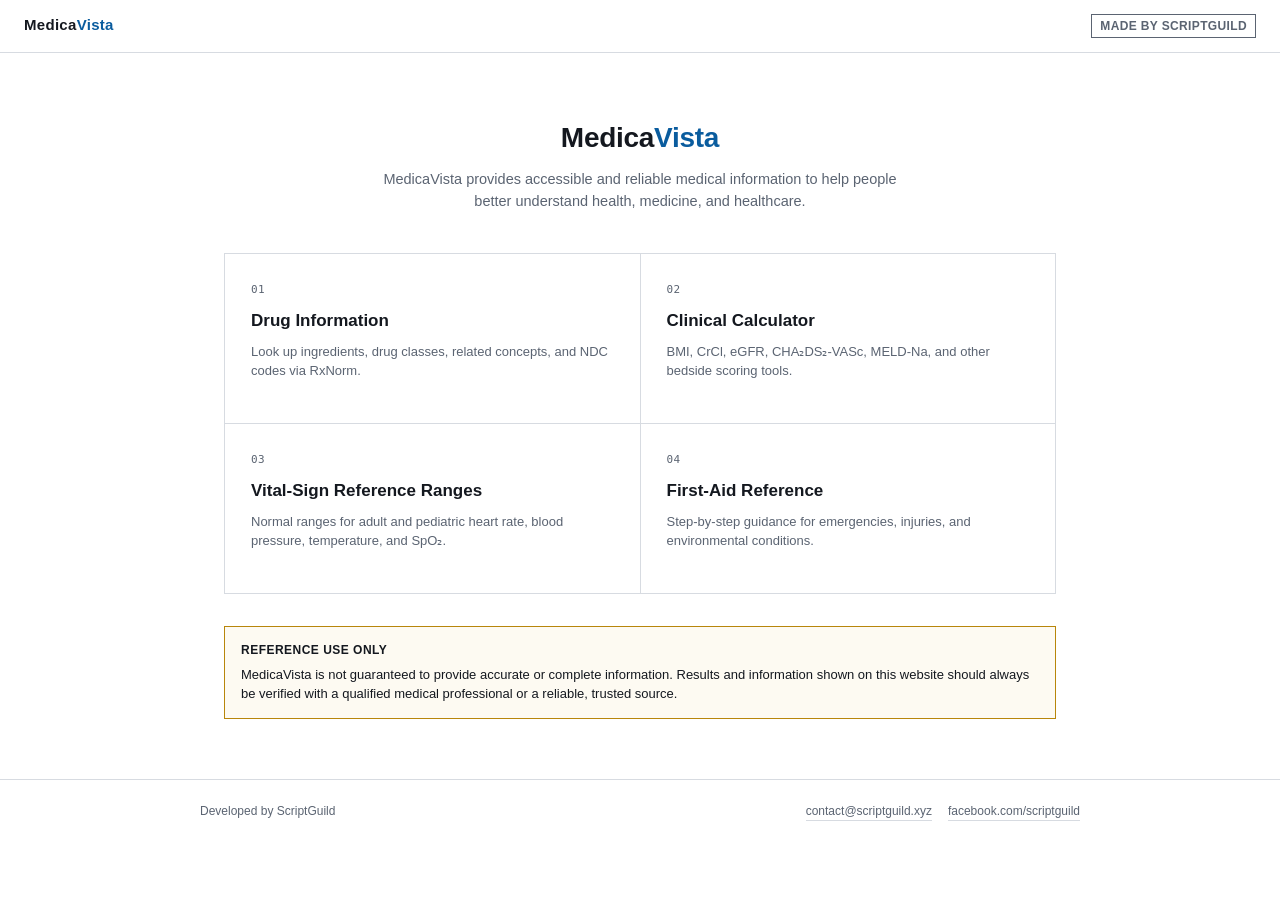
<file: index.html>
<!DOCTYPE html>
<html lang="en">
<head>
<meta charset="UTF-8">
<meta name="viewport" content="width=device-width, initial-scale=1.0">
<title>MedicaVista by ScriptGuild</title>
<link rel="stylesheet" href="styles/index.css">
</head>

<body>

<header>
    <div class="wordmark">Medica<span>Vista</span></div>
    <div class="tag">Made by ScriptGuild</div>
</header>

<div class="hero">
    <h1>Medica<span>Vista</span></h1>
    <p>MedicaVista provides accessible and reliable medical information to help people better understand health, medicine, and healthcare.</p>
</div>

<div class="container">

    <div class="nav-grid">

        <a class="nav-card" href="drug-information.html">
            <div class="nav-index">01</div>
            <h2 class="nav-title">Drug Information</h2>
            <p class="nav-desc">Look up ingredients, drug classes, related concepts, and NDC codes via RxNorm.</p>
        </a>

        <a class="nav-card" href="clinical-calculator.html">
            <div class="nav-index">02</div>
            <h2 class="nav-title">Clinical Calculator</h2>
            <p class="nav-desc">BMI, CrCl, eGFR, CHA₂DS₂-VASc, MELD-Na, and other bedside scoring tools.</p>
        </a>

        <a class="nav-card" href="vital-sign-reference-ranges.html">
            <div class="nav-index">03</div>
            <h2 class="nav-title">Vital-Sign Reference Ranges</h2>
            <p class="nav-desc">Normal ranges for adult and pediatric heart rate, blood pressure, temperature, and SpO₂.</p>
        </a>

        <a class="nav-card" href="first-aid-reference.html">
            <div class="nav-index">04</div>
            <h2 class="nav-title">First-Aid Reference</h2>
            <p class="nav-desc">Step-by-step guidance for emergencies, injuries, and environmental conditions.</p>
        </a>

    </div>

    <div class="warning">
        <strong>Reference use only</strong>
        MedicaVista is not guaranteed to provide accurate or complete information. Results and information shown on this website should always be verified with a qualified medical professional or a reliable, trusted source.
    </div>

</div>

<footer>
    <div class="footer-inner">
        <div>Developed by ScriptGuild</div>
        <div class="footer-contacts">
            <a href="mailto:contact@scriptguild.xyz">contact@scriptguild.xyz</a>
            <a href="https://facebook.com/scriptguild" target="_blank" rel="noopener">facebook.com/scriptguild</a>
        </div>
    </div>
</footer>

</body>
</html>
</file>
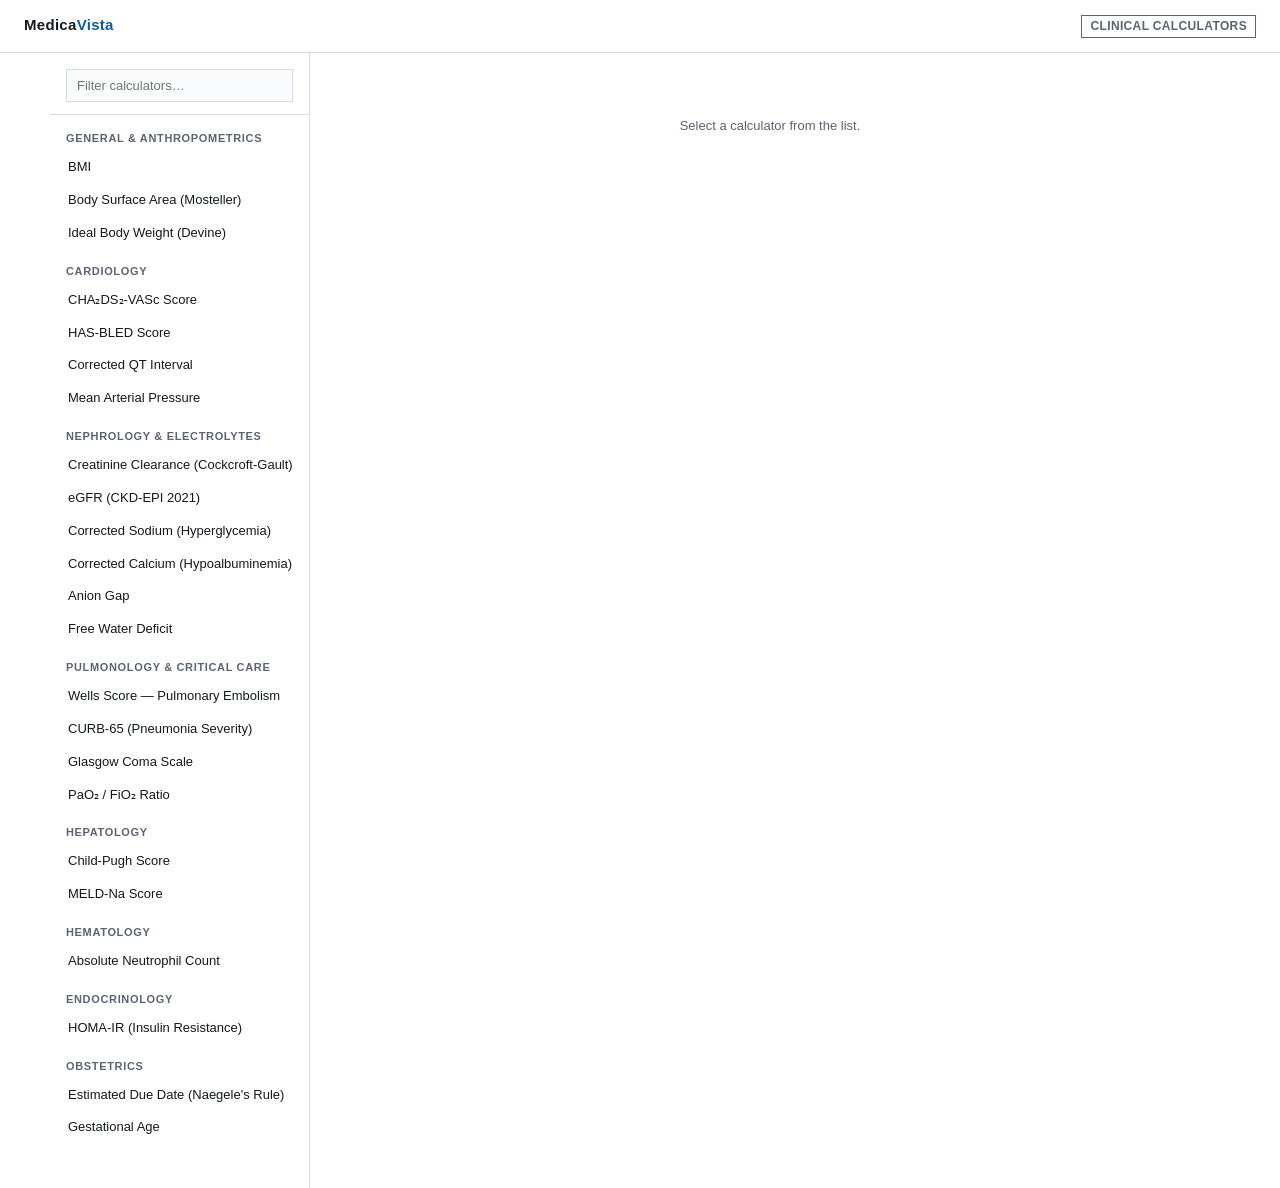
<file: clinical-calculator.html>
<!DOCTYPE html>
<html lang="en">
<head>
<meta charset="UTF-8">
<meta name="viewport" content="width=device-width, initial-scale=1.0">
<title>Clinical Calculator - MedicaVista</title>
<link rel="stylesheet" href="styles/clinical-calculator.css">
  
</head>

<body>

<header>
    <div class="wordmark">Medica<span>Vista</span></div>
    <div class="tag">Clinical calculators</div>
</header>

<div class="layout">

    <nav class="sidebar" id="sidebar">
        <div class="sidebar-search">
            <input id="calcSearch" type="text" placeholder="Filter calculators…" autocomplete="off">
        </div>
        <div id="navList"></div>
    </nav>

    <main class="panel" id="panel">
        <div class="panel-empty">Select a calculator from the list.</div>
    </main>

</div>

<script src="scripts/clinical-calculator.js"></script>

</body>
</html>
</file>
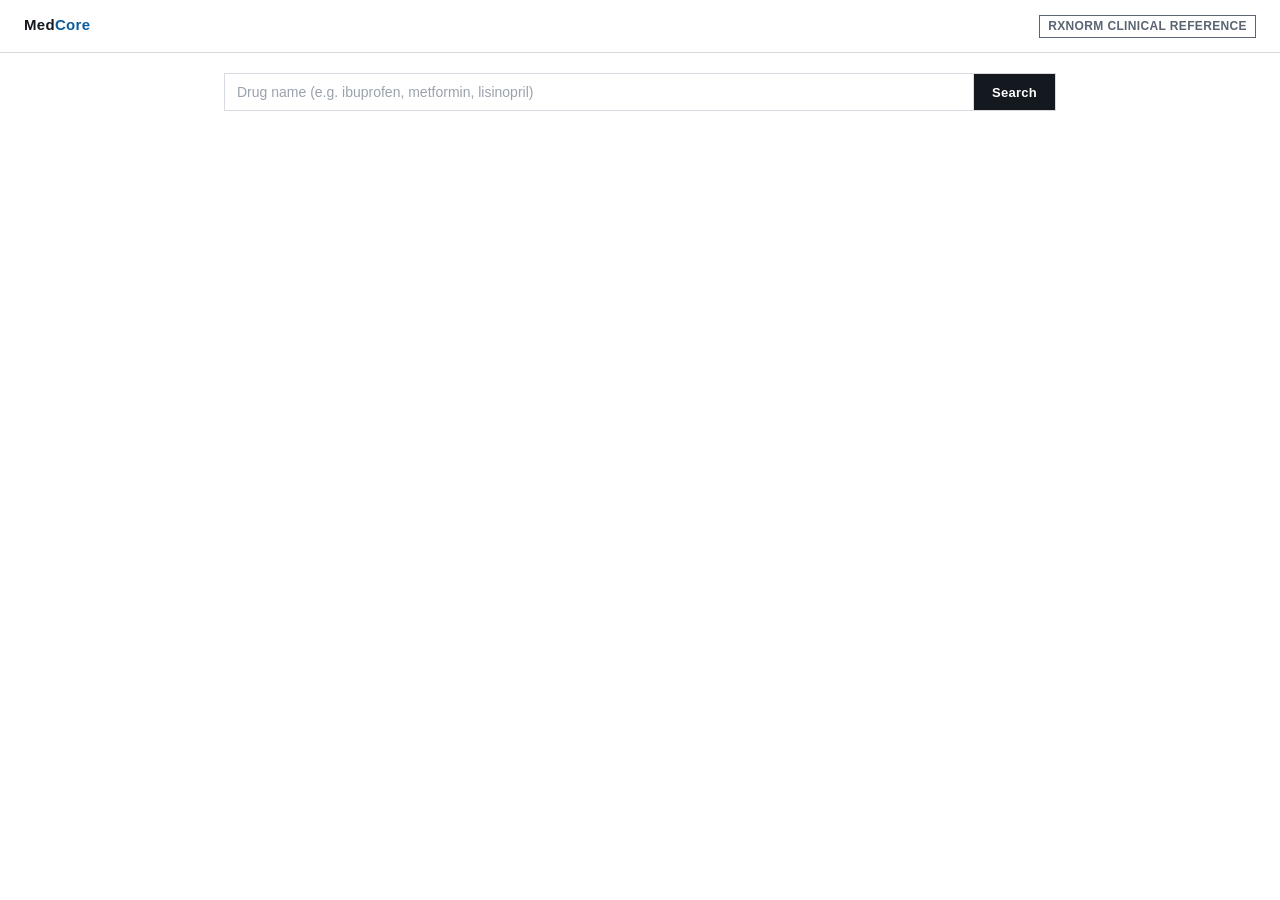
<file: drug-infomation.html>
<!DOCTYPE html>
<html lang="en">
<head>
<meta charset="UTF-8">
<meta name="viewport" content="width=device-width, initial-scale=1.0">
<title>MedCore — Drug Reference</title>
<link rel="stylesheet" href="styles/drug-information.css">
  
</head>

<body>

<header>
    <div class="wordmark">Med<span>Core</span></div>
    <div class="tag">RxNorm clinical reference</div>
</header>

<div class="container">

    <div class="search">
        <input
            id="drugInput"
            type="text"
            placeholder="Drug name (e.g. ibuprofen, metformin, lisinopril)"
            autocomplete="off"
            autofocus
        >
        <button onclick="searchDrug()">Search</button>
    </div>

    <div id="status"></div>

    <div id="results"></div>

</div>


<script src="scripts/drug-information.js"></script>

</body>
</html>
</file>
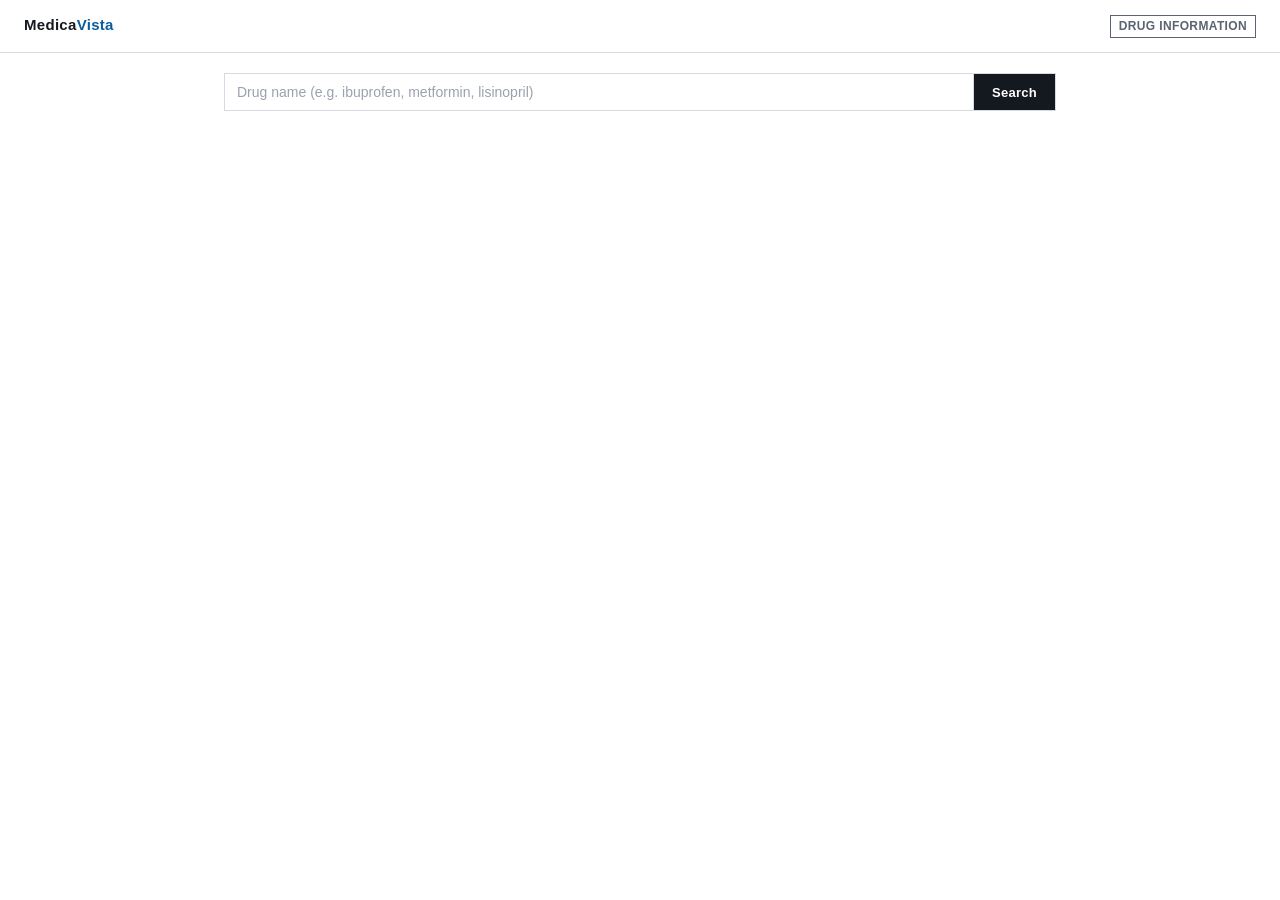
<file: drug-information.html>
<!DOCTYPE html>
<html lang="en">
<head>
<meta charset="UTF-8">
<meta name="viewport" content="width=device-width, initial-scale=1.0">
<title>Drug Information - MedicaVista</title>
<link rel="stylesheet" href="styles/drug-information.css">
  
</head>

<body>

<header>
    <div class="wordmark">Medica<span>Vista</span></div>
    <div class="tag">Drug information</div>
</header>

<div class="container">

    <div class="search">
        <input
            id="drugInput"
            type="text"
            placeholder="Drug name (e.g. ibuprofen, metformin, lisinopril)"
            autocomplete="off"
            autofocus
        >
        <button onclick="searchDrug()">Search</button>
    </div>

    <div id="status"></div>

    <div id="results"></div>

</div>


<script src="scripts/drug-information.js"></script>

</body>
</html>
</file>
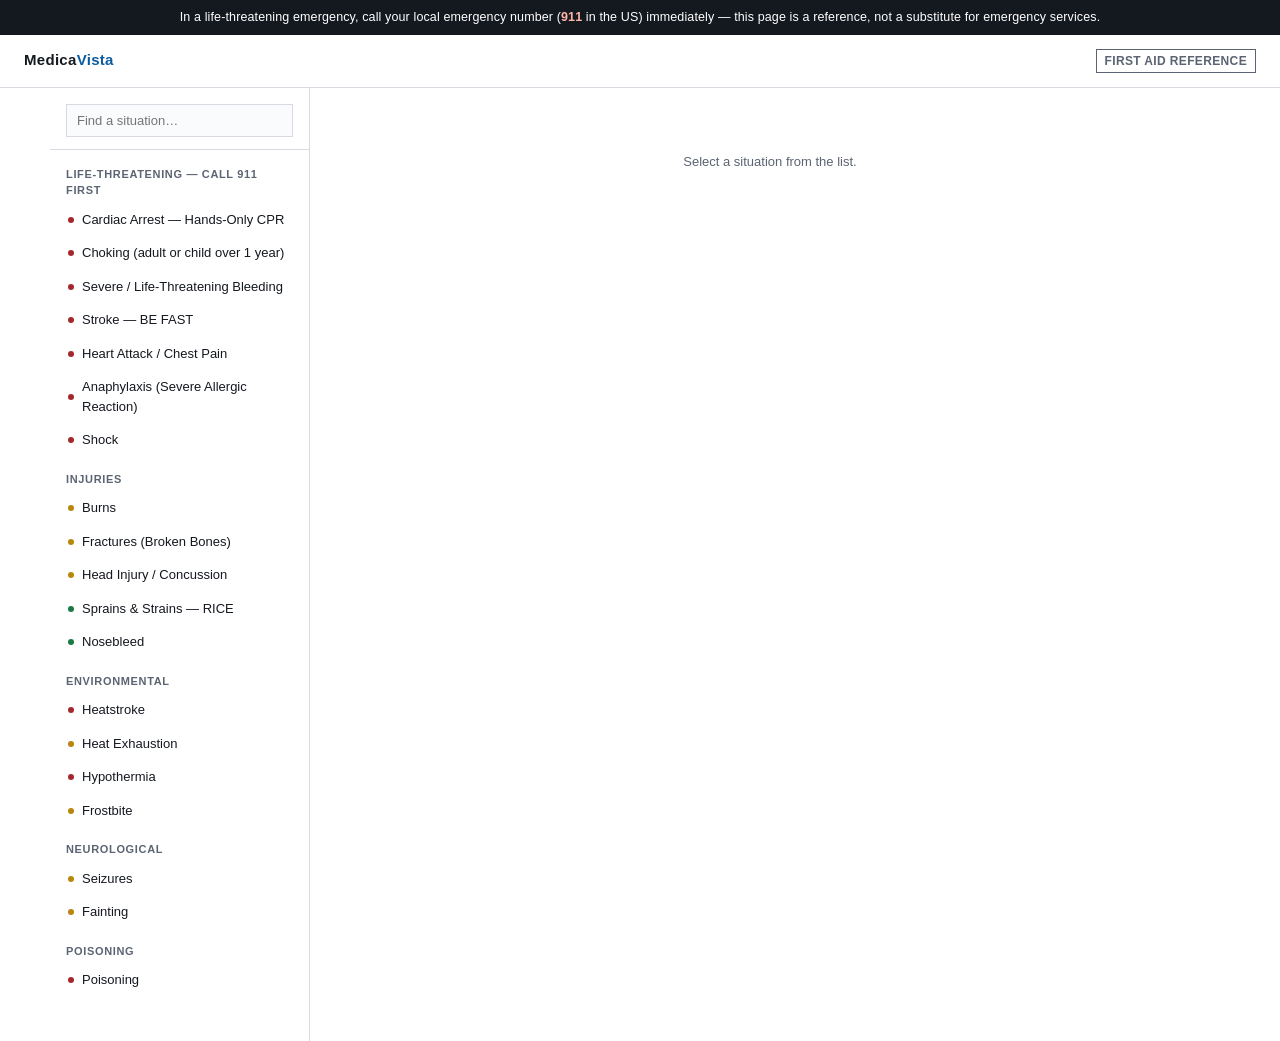
<file: first-aid-reference.html>
<!DOCTYPE html>
<html lang="en">
<head>
<meta charset="UTF-8">
<meta name="viewport" content="width=device-width, initial-scale=1.0">
<title>First AId Reference - MedicaVista</title>
<link rel="stylesheet" href="styles/first-aid-reference.css">
  
</head>

<body>

<div class="emergency-strip">
    In a life-threatening emergency, call your local emergency number (<strong>911</strong> in the US) immediately — this page is a reference, not a substitute for emergency services.
</div>

<header>
    <div class="wordmark">Medica<span>Vista</span></div>
    <div class="tag">First aid reference</div>
</header>

<div class="layout">

    <nav class="sidebar" id="sidebar">
        <div class="sidebar-search">
            <input id="calcSearch" type="text" placeholder="Find a situation…" autocomplete="off">
        </div>
        <div id="navList"></div>
    </nav>

    <main class="panel" id="panel">
        <div class="panel-empty">Select a situation from the list.</div>
    </main>

</div>

<script src="scripts/first-aid-reference.js"></script>

</body>
</html>
</file>
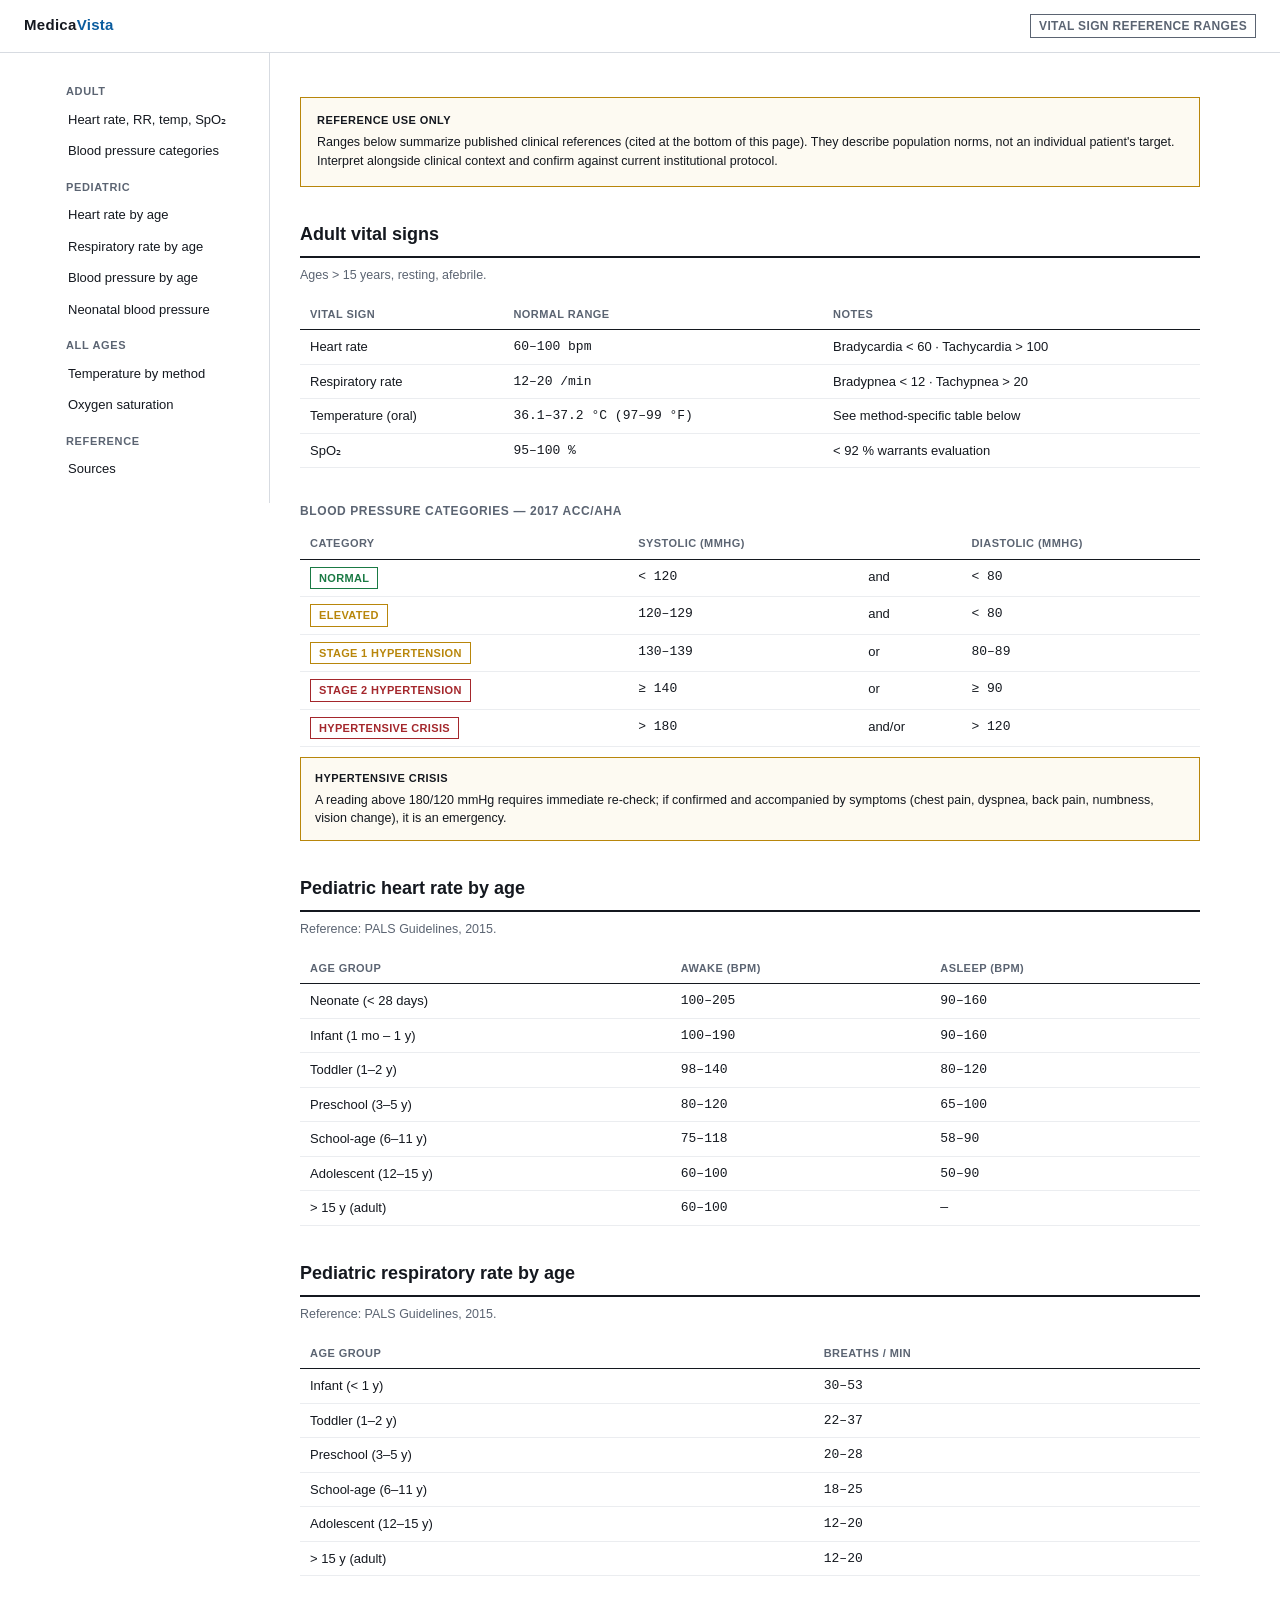
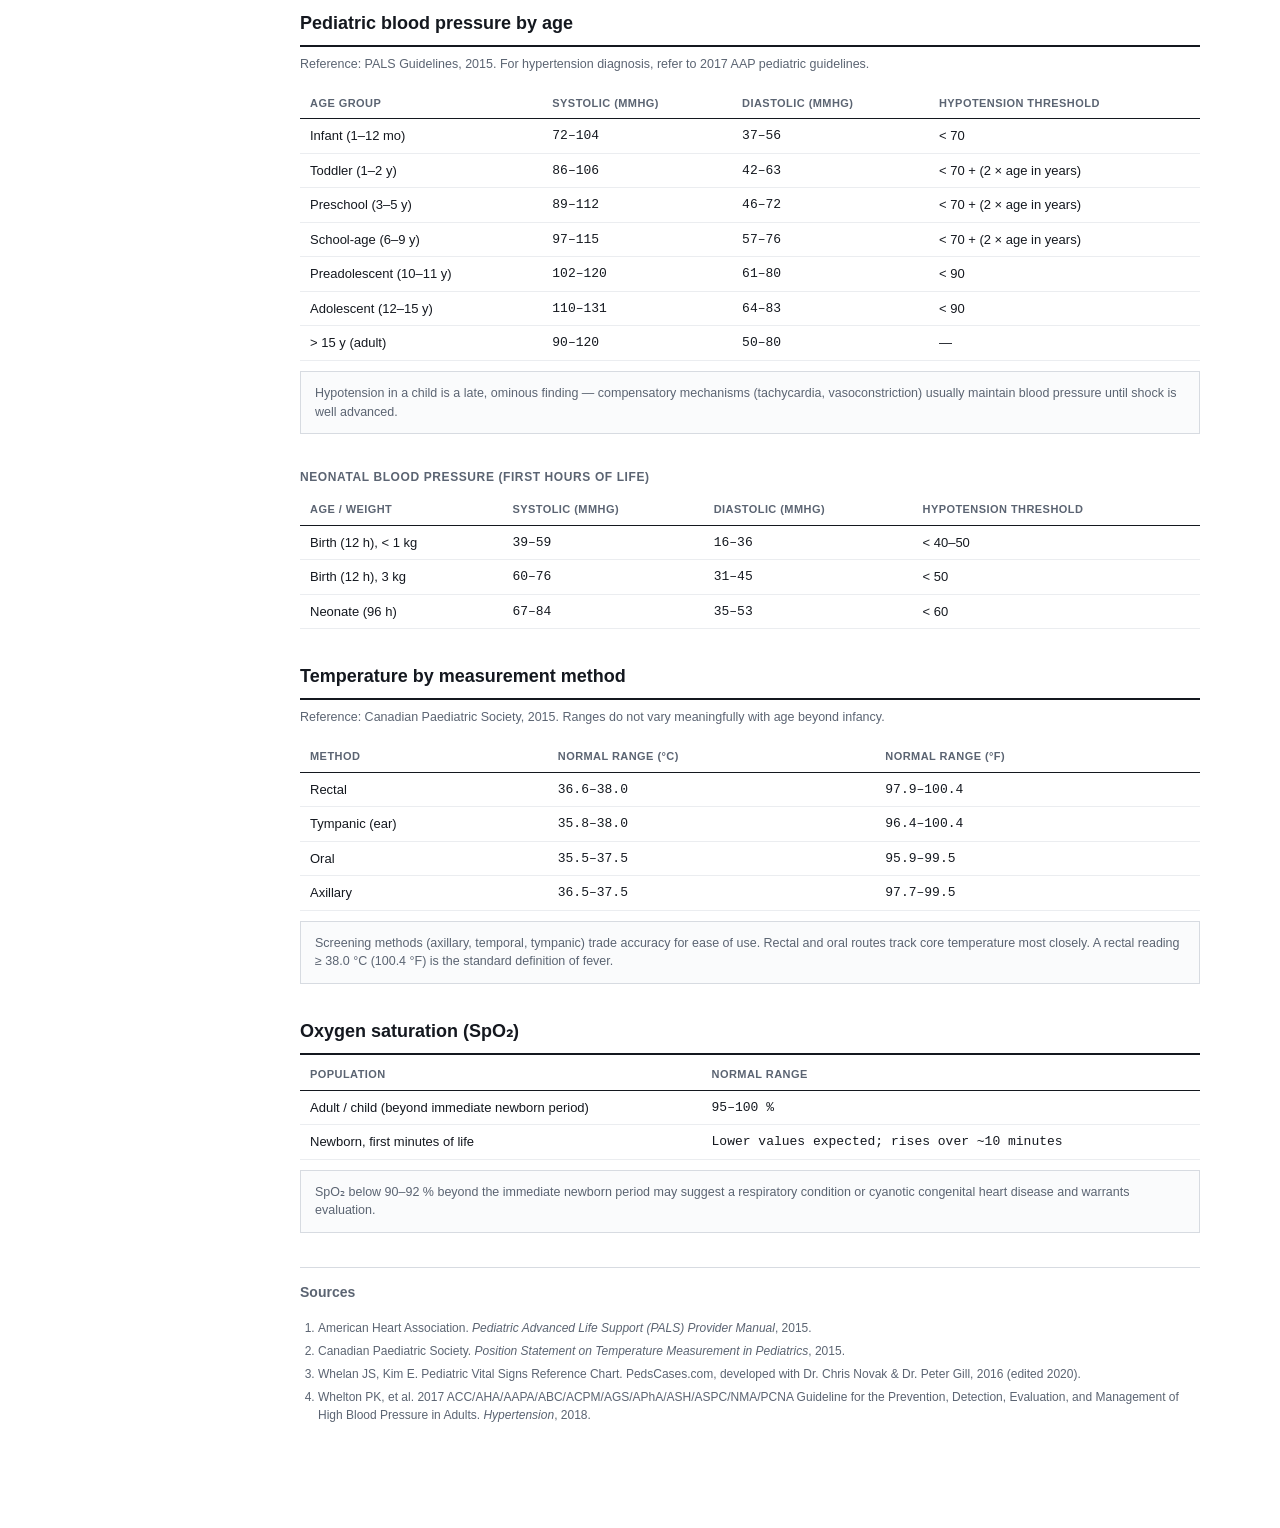
<file: vital-sign-reference-ranges.html>
<!DOCTYPE html>
<html lang="en">
<head>
<meta charset="UTF-8">
<meta name="viewport" content="width=device-width, initial-scale=1.0">
<title>Vital Sign Reference Ranges - MedicaVista</title>
<link rel="stylesheet" href="styles/vital-sign-reference-ranges.css">
  
</head>

<body>

<header>
    <div class="wordmark">Medica<span>Vista</span></div>
    <div class="tag">Vital sign reference ranges</div>
</header>

<div class="layout">

    <nav class="sidebar">
        <div class="side-title">Adult</div>
        <a href="#adult-vitals">Heart rate, RR, temp, SpO₂</a>
        <a href="#adult-bp">Blood pressure categories</a>

        <div class="side-title">Pediatric</div>
        <a href="#peds-hr">Heart rate by age</a>
        <a href="#peds-rr">Respiratory rate by age</a>
        <a href="#peds-bp">Blood pressure by age</a>
        <a href="#neo-bp">Neonatal blood pressure</a>

        <div class="side-title">All ages</div>
        <a href="#temperature">Temperature by method</a>
        <a href="#spo2">Oxygen saturation</a>

        <div class="side-title">Reference</div>
        <a href="#sources">Sources</a>
    </nav>

    <main class="content">

        <div class="disclaimer">
            <strong>Reference use only</strong>
            Ranges below summarize published clinical references (cited at the bottom of this
            page). They describe population norms, not an individual patient's target. Interpret
            alongside clinical context and confirm against current institutional protocol.
        </div>

        <section id="adult-vitals">
            <h2>Adult vital signs</h2>
            <p class="sec-note">Ages &gt; 15 years, resting, afebrile.</p>
            <table>
                <thead>
                    <tr><th>Vital sign</th><th>Normal range</th><th>Notes</th></tr>
                </thead>
                <tbody>
                    <tr><td class="label">Heart rate</td><td>60–100 bpm</td><td class="label">Bradycardia &lt; 60 · Tachycardia &gt; 100</td></tr>
                    <tr><td class="label">Respiratory rate</td><td>12–20 /min</td><td class="label">Bradypnea &lt; 12 · Tachypnea &gt; 20</td></tr>
                    <tr><td class="label">Temperature (oral)</td><td>36.1–37.2 °C (97–99 °F)</td><td class="label">See method-specific table below</td></tr>
                    <tr><td class="label">SpO₂</td><td>95–100 %</td><td class="label">&lt; 92 % warrants evaluation</td></tr>
                </tbody>
            </table>
        </section>

        <section id="adult-bp">
            <h3 class="sub">Blood pressure categories — 2017 ACC/AHA</h3>
            <table>
                <thead>
                    <tr><th>Category</th><th>Systolic (mmHg)</th><th></th><th>Diastolic (mmHg)</th></tr>
                </thead>
                <tbody>
                    <tr><td class="label"><span class="tag low">Normal</span></td><td>&lt; 120</td><td class="label">and</td><td>&lt; 80</td></tr>
                    <tr><td class="label"><span class="tag moderate">Elevated</span></td><td>120–129</td><td class="label">and</td><td>&lt; 80</td></tr>
                    <tr><td class="label"><span class="tag moderate">Stage 1 hypertension</span></td><td>130–139</td><td class="label">or</td><td>80–89</td></tr>
                    <tr><td class="label"><span class="tag high">Stage 2 hypertension</span></td><td>≥ 140</td><td class="label">or</td><td>≥ 90</td></tr>
                    <tr><td class="label"><span class="tag high">Hypertensive crisis</span></td><td>&gt; 180</td><td class="label">and/or</td><td>&gt; 120</td></tr>
                </tbody>
            </table>
            <div class="warning">
                <strong>Hypertensive crisis</strong>
                A reading above 180/120 mmHg requires immediate re-check; if confirmed and
                accompanied by symptoms (chest pain, dyspnea, back pain, numbness, vision
                change), it is an emergency.
            </div>
        </section>

        <section id="peds-hr">
            <h2>Pediatric heart rate by age</h2>
            <p class="sec-note">Reference: PALS Guidelines, 2015.</p>
            <table>
                <thead>
                    <tr><th>Age group</th><th>Awake (bpm)</th><th>Asleep (bpm)</th></tr>
                </thead>
                <tbody>
                    <tr><td class="label">Neonate (&lt; 28 days)</td><td>100–205</td><td>90–160</td></tr>
                    <tr><td class="label">Infant (1 mo – 1 y)</td><td>100–190</td><td>90–160</td></tr>
                    <tr><td class="label">Toddler (1–2 y)</td><td>98–140</td><td>80–120</td></tr>
                    <tr><td class="label">Preschool (3–5 y)</td><td>80–120</td><td>65–100</td></tr>
                    <tr><td class="label">School-age (6–11 y)</td><td>75–118</td><td>58–90</td></tr>
                    <tr><td class="label">Adolescent (12–15 y)</td><td>60–100</td><td>50–90</td></tr>
                    <tr><td class="label">&gt; 15 y (adult)</td><td>60–100</td><td>—</td></tr>
                </tbody>
            </table>
        </section>

        <section id="peds-rr">
            <h2>Pediatric respiratory rate by age</h2>
            <p class="sec-note">Reference: PALS Guidelines, 2015.</p>
            <table>
                <thead>
                    <tr><th>Age group</th><th>Breaths / min</th></tr>
                </thead>
                <tbody>
                    <tr><td class="label">Infant (&lt; 1 y)</td><td>30–53</td></tr>
                    <tr><td class="label">Toddler (1–2 y)</td><td>22–37</td></tr>
                    <tr><td class="label">Preschool (3–5 y)</td><td>20–28</td></tr>
                    <tr><td class="label">School-age (6–11 y)</td><td>18–25</td></tr>
                    <tr><td class="label">Adolescent (12–15 y)</td><td>12–20</td></tr>
                    <tr><td class="label">&gt; 15 y (adult)</td><td>12–20</td></tr>
                </tbody>
            </table>
        </section>

        <section id="peds-bp">
            <h2>Pediatric blood pressure by age</h2>
            <p class="sec-note">Reference: PALS Guidelines, 2015. For hypertension diagnosis, refer to 2017 AAP pediatric guidelines.</p>
            <table>
                <thead>
                    <tr><th>Age group</th><th>Systolic (mmHg)</th><th>Diastolic (mmHg)</th><th>Hypotension threshold</th></tr>
                </thead>
                <tbody>
                    <tr><td class="label">Infant (1–12 mo)</td><td>72–104</td><td>37–56</td><td class="label">&lt; 70</td></tr>
                    <tr><td class="label">Toddler (1–2 y)</td><td>86–106</td><td>42–63</td><td class="label">&lt; 70 + (2 × age in years)</td></tr>
                    <tr><td class="label">Preschool (3–5 y)</td><td>89–112</td><td>46–72</td><td class="label">&lt; 70 + (2 × age in years)</td></tr>
                    <tr><td class="label">School-age (6–9 y)</td><td>97–115</td><td>57–76</td><td class="label">&lt; 70 + (2 × age in years)</td></tr>
                    <tr><td class="label">Preadolescent (10–11 y)</td><td>102–120</td><td>61–80</td><td class="label">&lt; 90</td></tr>
                    <tr><td class="label">Adolescent (12–15 y)</td><td>110–131</td><td>64–83</td><td class="label">&lt; 90</td></tr>
                    <tr><td class="label">&gt; 15 y (adult)</td><td>90–120</td><td>50–80</td><td class="label">—</td></tr>
                </tbody>
            </table>
            <div class="callout">
                Hypotension in a child is a late, ominous finding — compensatory mechanisms
                (tachycardia, vasoconstriction) usually maintain blood pressure until shock is
                well advanced.
            </div>
        </section>

        <section id="neo-bp">
            <h3 class="sub">Neonatal blood pressure (first hours of life)</h3>
            <table>
                <thead>
                    <tr><th>Age / weight</th><th>Systolic (mmHg)</th><th>Diastolic (mmHg)</th><th>Hypotension threshold</th></tr>
                </thead>
                <tbody>
                    <tr><td class="label">Birth (12 h), &lt; 1 kg</td><td>39–59</td><td>16–36</td><td class="label">&lt; 40–50</td></tr>
                    <tr><td class="label">Birth (12 h), 3 kg</td><td>60–76</td><td>31–45</td><td class="label">&lt; 50</td></tr>
                    <tr><td class="label">Neonate (96 h)</td><td>67–84</td><td>35–53</td><td class="label">&lt; 60</td></tr>
                </tbody>
            </table>
        </section>

        <section id="temperature">
            <h2>Temperature by measurement method</h2>
            <p class="sec-note">Reference: Canadian Paediatric Society, 2015. Ranges do not vary meaningfully with age beyond infancy.</p>
            <table>
                <thead>
                    <tr><th>Method</th><th>Normal range (°C)</th><th>Normal range (°F)</th></tr>
                </thead>
                <tbody>
                    <tr><td class="label">Rectal</td><td>36.6–38.0</td><td>97.9–100.4</td></tr>
                    <tr><td class="label">Tympanic (ear)</td><td>35.8–38.0</td><td>96.4–100.4</td></tr>
                    <tr><td class="label">Oral</td><td>35.5–37.5</td><td>95.9–99.5</td></tr>
                    <tr><td class="label">Axillary</td><td>36.5–37.5</td><td>97.7–99.5</td></tr>
                </tbody>
            </table>
            <div class="callout">
                Screening methods (axillary, temporal, tympanic) trade accuracy for ease of use.
                Rectal and oral routes track core temperature most closely. A rectal reading
                ≥ 38.0 °C (100.4 °F) is the standard definition of fever.
            </div>
        </section>

        <section id="spo2">
            <h2>Oxygen saturation (SpO₂)</h2>
            <table>
                <thead>
                    <tr><th>Population</th><th>Normal range</th></tr>
                </thead>
                <tbody>
                    <tr><td class="label">Adult / child (beyond immediate newborn period)</td><td>95–100 %</td></tr>
                    <tr><td class="label">Newborn, first minutes of life</td><td>Lower values expected; rises over ~10 minutes</td></tr>
                </tbody>
            </table>
            <div class="callout">
                SpO₂ below 90–92 % beyond the immediate newborn period may suggest a
                respiratory condition or cyanotic congenital heart disease and warrants
                evaluation.
            </div>
        </section>

        <section id="sources" class="sources">
            <h2 style="border-bottom:none; font-size:14px;">Sources</h2>
            <ol>
                <li>American Heart Association. <em>Pediatric Advanced Life Support (PALS) Provider Manual</em>, 2015.</li>
                <li>Canadian Paediatric Society. <em>Position Statement on Temperature Measurement in Pediatrics</em>, 2015.</li>
                <li>Whelan JS, Kim E. Pediatric Vital Signs Reference Chart. PedsCases.com, developed with Dr. Chris Novak &amp; Dr. Peter Gill, 2016 (edited 2020).</li>
                <li>Whelton PK, et al. 2017 ACC/AHA/AAPA/ABC/ACPM/AGS/APhA/ASH/ASPC/NMA/PCNA Guideline for the Prevention, Detection, Evaluation, and Management of High Blood Pressure in Adults. <em>Hypertension</em>, 2018.</li>
            </ol>
        </section>

    </main>

</div>

</body>
</html>
</file>
<file: styles/index.css>
:root {
    --ink: #14181f;
    --ink-dim: #5b6472;
    --line: #d7dbe1;
    --line-soft: #ebedf0;
    --bg: #ffffff;
    --bg-alt: #fafbfc;
    --accent: #0a5c9e;
    --warn-line: #b8860b;
    --warn-bg: #fdfaf2;
    --mono: ui-monospace, "SF Mono", "Roboto Mono", Consolas, monospace;
    --sans: -apple-system, "Segoe UI", Helvetica, Arial, sans-serif;
}

* { box-sizing: border-box; }

html, body {
    margin: 0;
    height: 100%;
    font-family: var(--sans);
    background: var(--bg);
    color: var(--ink);
    font-size: 14px;
    line-height: 1.5;
}

header {
    border-bottom: 1px solid var(--line);
    padding: 14px 24px;
    display: flex;
    align-items: baseline;
    justify-content: space-between;
    flex-wrap: wrap;
    gap: 10px;
}

header .wordmark {
    font-weight: 700;
    font-size: 15px;
    letter-spacing: 0.02em;
    color: var(--ink);
}

header .wordmark span { color: var(--accent); }

header .tag { font-size: 12px; color: var(--ink-dim); }

.tag {
    display: inline-block;
    padding: 2px 8px;
    font-size: 11px;
    text-transform: uppercase;
    letter-spacing: 0.03em;
    font-weight: 700;
    border: 1px solid currentColor;
    font-family: var(--sans);
}

.hero {
    max-width: 880px;
    margin: 0 auto;
    padding: 64px 24px 40px;
    text-align: center;
}

.hero h1 {
    font-size: 28px;
    font-weight: 700;
    margin: 0 0 10px;
    letter-spacing: -0.01em;
}

.hero h1 span { color: var(--accent); }

.hero p {
    font-size: 14.5px;
    color: var(--ink-dim);
    max-width: 520px;
    margin: 0 auto;
}

.container {
    max-width: 880px;
    margin: 0 auto;
    padding: 0 24px 60px;
}

.nav-grid {
    display: grid;
    grid-template-columns: 1fr 1fr;
    border-top: 1px solid var(--line);
    border-left: 1px solid var(--line);
}

.nav-card {
    display: block;
    border-right: 1px solid var(--line);
    border-bottom: 1px solid var(--line);
    padding: 28px 26px;
    text-decoration: none;
    color: inherit;
    background: var(--bg);
    transition: background 0.12s ease;
}

.nav-card:hover {
    background: var(--bg-alt);
}

.nav-card:hover .nav-title {
    color: var(--accent);
}

.nav-index {
    font-family: var(--mono);
    font-size: 11px;
    color: var(--ink-dim);
    letter-spacing: 0.04em;
    margin-bottom: 10px;
}

.nav-title {
    font-size: 17px;
    font-weight: 700;
    margin: 0 0 8px;
    color: var(--ink);
}

.nav-desc {
    font-size: 13px;
    color: var(--ink-dim);
    margin: 0 0 14px;
}

.nav-path {
    font-family: var(--mono);
    font-size: 11.5px;
    color: var(--accent);
}

.nav-path::after {
    content: " →";
}

.warning {
    border: 1px solid var(--warn-line);
    background: var(--warn-bg);
    padding: 14px 16px;
    font-size: 13px;
    line-height: 1.5;
    margin-top: 32px;
}

.warning strong {
    display: block;
    margin-bottom: 6px;
    font-size: 12px;
    text-transform: uppercase;
    letter-spacing: 0.04em;
}

footer {
    border-top: 1px solid var(--line);
    padding: 22px 24px 30px;
}

.footer-inner {
    max-width: 880px;
    margin: 0 auto;
    display: flex;
    justify-content: space-between;
    align-items: baseline;
    flex-wrap: wrap;
    gap: 10px;
    font-size: 12px;
    color: var(--ink-dim);
}

.footer-inner a {
    color: var(--ink-dim);
    text-decoration: none;
    border-bottom: 1px solid var(--line);
}

.footer-inner a:hover {
    color: var(--accent);
    border-color: var(--accent);
}

.footer-contacts {
    display: flex;
    gap: 16px;
    flex-wrap: wrap;
}

@media (max-width: 600px) {
    .nav-grid { grid-template-columns: 1fr; }
    .hero { padding: 44px 20px 32px; }
    .hero h1 { font-size: 23px; }
    .footer-inner { flex-direction: column; }
}
</file>
<file: styles/clinical-calculator.css>
:root {
    --ink: #14181f;
    --ink-dim: #5b6472;
    --line: #d7dbe1;
    --line-soft: #ebedf0;
    --bg: #ffffff;
    --bg-alt: #fafbfc;
    --accent: #0a5c9e;
    --warn-line: #b8860b;
    --warn-bg: #fdfaf2;
    --mono: ui-monospace, "SF Mono", "Roboto Mono", Consolas, monospace;
    --sans: -apple-system, "Segoe UI", Helvetica, Arial, sans-serif;
    --risk-low: #1a7a44;
    --risk-mod: #b8860b;
    --risk-high: #a4272c;
}

* { box-sizing: border-box; }

html, body {
    margin: 0;
    height: 100%;
    font-family: var(--sans);
    background: var(--bg);
    color: var(--ink);
    font-size: 14px;
    line-height: 1.45;
}

header {
    border-bottom: 1px solid var(--line);
    padding: 14px 24px;
    display: flex;
    align-items: baseline;
    justify-content: space-between;
    flex-wrap: wrap;
    gap: 10px;
}

header .wordmark {
    font-weight: 700;
    font-size: 15px;
    letter-spacing: 0.02em;
}

header .wordmark span { color: var(--accent); }

header .tag { font-size: 12px; color: var(--ink-dim); }

.tag {
    display: inline-block;
    padding: 2px 8px;
    font-size: 11px;
    text-transform: uppercase;
    letter-spacing: 0.03em;
    font-weight: 700;
    border: 1px solid currentColor;
    font-family: var(--sans);
}

.layout {
    display: grid;
    grid-template-columns: 260px 1fr;
    max-width: 1180px;
    margin: 0 auto;
    min-height: calc(100vh - 55px);
}

/* ---------- sidebar ---------- */

.sidebar {
    border-right: 1px solid var(--line);
    padding: 16px 0 40px;
}

.sidebar-search {
    padding: 0 16px 12px;
    border-bottom: 1px solid var(--line);
    margin-bottom: 6px;
}

.sidebar-search input {
    width: 100%;
    padding: 8px 10px;
    border: 1px solid var(--line);
    font-size: 13px;
    font-family: var(--sans);
    outline: none;
    background: var(--bg-alt);
    color: var(--ink);
}

.sidebar-search input:focus { border-color: var(--accent); }

.cat-block { margin-bottom: 4px; }

.cat-title {
    font-size: 11px;
    text-transform: uppercase;
    letter-spacing: 0.06em;
    font-weight: 700;
    color: var(--ink-dim);
    padding: 10px 16px 4px;
}

.calc-link {
    display: block;
    padding: 7px 16px;
    font-size: 13px;
    color: var(--ink);
    text-decoration: none;
    border-left: 2px solid transparent;
    cursor: pointer;
}

.calc-link:hover {
    background: var(--bg-alt);
}

.calc-link.active {
    border-left: 2px solid var(--accent);
    background: var(--bg-alt);
    font-weight: 600;
    color: var(--accent);
}

.calc-link.hidden { display: none; }
.cat-block.hidden { display: none; }

/* ---------- main panel ---------- */

.panel {
    padding: 24px 28px 60px;
    min-width: 0;
}

.panel-empty {
    color: var(--ink-dim);
    font-size: 13px;
    padding-top: 40px;
    text-align: center;
}

.calc-head {
    border-bottom: 2px solid var(--ink);
    padding-bottom: 10px;
    margin-bottom: 18px;
}

.calc-head .cat-eyebrow {
    font-size: 11px;
    text-transform: uppercase;
    letter-spacing: 0.06em;
    color: var(--ink-dim);
    font-weight: 700;
}

.calc-head h2 {
    margin: 4px 0 0;
    font-size: 20px;
    font-weight: 700;
}

.field-grid {
    display: grid;
    grid-template-columns: 1fr 1fr;
    gap: 12px 16px;
    margin-bottom: 20px;
}

.field-grid.single { grid-template-columns: 1fr; max-width: 420px; }

.field {
    border: 1px solid var(--line);
    padding: 8px 10px;
    background: var(--bg);
}

.field label {
    display: block;
    font-size: 11px;
    text-transform: uppercase;
    letter-spacing: 0.04em;
    color: var(--ink-dim);
    font-weight: 600;
    margin-bottom: 5px;
}

.field input[type="number"],
.field input[type="text"],
.field input[type="date"],
.field select {
    width: 100%;
    border: none;
    outline: none;
    font-family: var(--mono);
    font-size: 14px;
    color: var(--ink);
    background: transparent;
    padding: 0;
}

.field select { font-family: var(--sans); font-size: 13px; }

.field.checkfield {
    display: flex;
    align-items: center;
    gap: 8px;
    cursor: pointer;
}

.field.checkfield label {
    margin: 0;
    text-transform: none;
    letter-spacing: 0;
    font-weight: 400;
    font-size: 13px;
    color: var(--ink);
    cursor: pointer;
}

.field.checkfield input[type="checkbox"] {
    width: 15px;
    height: 15px;
    accent-color: var(--accent);
    cursor: pointer;
}

.result-box {
    border: 1px solid var(--ink);
    padding: 16px 18px;
    margin-bottom: 18px;
    background: var(--bg-alt);
}

.result-box .r-value {
    font-family: var(--mono);
    font-size: 26px;
    font-weight: 700;
    color: var(--ink);
}

.result-box .r-unit {
    font-size: 13px;
    color: var(--ink-dim);
    margin-left: 6px;
}

.result-box .r-tag {
    display: inline-block;
    margin-top: 8px;
    padding: 3px 9px;
    font-size: 11px;
    text-transform: uppercase;
    letter-spacing: 0.04em;
    font-weight: 700;
    border: 1px solid currentColor;
}

.r-tag.low { color: var(--risk-low); }
.r-tag.moderate { color: var(--risk-mod); }
.r-tag.high { color: var(--risk-high); }
.r-tag.neutral { color: var(--ink-dim); }

.result-box .r-note {
    margin-top: 8px;
    font-size: 12.5px;
    color: var(--ink-dim);
    line-height: 1.5;
}

.formula-note {
    font-size: 11px;
    font-family: var(--mono);
    color: var(--ink-dim);
    border-top: 1px solid var(--line);
    padding-top: 10px;
    white-space: pre-wrap;
}

.disclaimer {
    border: 1px solid var(--warn-line);
    background: var(--warn-bg);
    padding: 12px 14px;
    font-size: 12px;
    line-height: 1.5;
    margin-top: 22px;
}

.disclaimer strong {
    display: block;
    margin-bottom: 4px;
    font-size: 11px;
    text-transform: uppercase;
    letter-spacing: 0.04em;
}

@media (max-width: 800px) {
    .layout { grid-template-columns: 1fr; }
    .sidebar {
        border-right: none;
        border-bottom: 1px solid var(--line);
        max-height: 280px;
        overflow-y: auto;
    }
    .field-grid { grid-template-columns: 1fr; }
}
</file>
<file: styles/drug-information.css>
:root {
    --ink: #14181f;
    --ink-dim: #5b6472;
    --line: #d7dbe1;
    --line-soft: #ebedf0;
    --bg: #ffffff;
    --bg-alt: #fafbfc;
    --accent: #0a5c9e;
    --warn-line: #b8860b;
    --warn-bg: #fdfaf2;
    --mono: ui-monospace, "SF Mono", "Roboto Mono", Consolas, monospace;
    --sans: -apple-system, "Segoe UI", Helvetica, Arial, sans-serif;
}

* { box-sizing: border-box; }

body {
    margin: 0;
    font-family: var(--sans);
    background: var(--bg);
    color: var(--ink);
    font-size: 14px;
    line-height: 1.45;
}

header {
    border-bottom: 1px solid var(--line);
    padding: 14px 24px;
    display: flex;
    align-items: baseline;
    justify-content: space-between;
    flex-wrap: wrap;
    gap: 10px;
}

header .wordmark {
    font-weight: 700;
    font-size: 15px;
    letter-spacing: 0.02em;
    color: var(--ink);
}

header .wordmark span {
    color: var(--accent);
}

header .tag { font-size: 12px; color: var(--ink-dim); }

header .tag { font-size: 12px; color: var(--ink-dim); }

.tag {
    display: inline-block;
    padding: 2px 8px;
    font-size: 11px;
    text-transform: uppercase;
    letter-spacing: 0.03em;
    font-weight: 700;
    border: 1px solid currentColor;
    font-family: var(--sans);
}

.container {
    max-width: 880px;
    margin: 0 auto;
    padding: 20px 24px 60px;
}

.search {
    display: flex;
    gap: 0;
    border: 1px solid var(--line);
    background: var(--bg);
}

.search input {
    flex: 1;
    padding: 10px 12px;
    border: none;
    font-size: 14px;
    outline: none;
    font-family: var(--sans);
    background: transparent;
    color: var(--ink);
}

.search input::placeholder {
    color: #9aa2ad;
}

.search button {
    border: none;
    border-left: 1px solid var(--line);
    padding: 10px 18px;
    background: var(--ink);
    color: #fff;
    font-size: 13px;
    font-weight: 600;
    cursor: pointer;
    letter-spacing: 0.02em;
}

.search button:hover {
    background: var(--accent);
}

#status {
    margin: 14px 2px;
    font-size: 13px;
    font-family: var(--mono);
}

.error { color: #a4272c; }
.loading { color: var(--ink-dim); }

.result { margin-top: 8px; }

.head-row {
    display: flex;
    align-items: baseline;
    justify-content: space-between;
    border-bottom: 2px solid var(--ink);
    padding-bottom: 10px;
    margin-bottom: 4px;
    flex-wrap: wrap;
    gap: 6px;
}

.head-row h2 {
    margin: 0;
    font-size: 20px;
    font-weight: 700;
}

.head-row .rxcui {
    font-family: var(--mono);
    font-size: 12px;
    color: var(--ink-dim);
}

table.fields {
    width: 100%;
    border-collapse: collapse;
    font-size: 13px;
    margin: 4px 0 22px;
}

table.fields tr {
    border-bottom: 1px solid var(--line-soft);
}

table.fields td {
    padding: 7px 4px;
    vertical-align: top;
}

table.fields td.k {
    width: 160px;
    color: var(--ink-dim);
    text-transform: uppercase;
    font-size: 11px;
    letter-spacing: 0.04em;
    font-weight: 600;
    white-space: nowrap;
}

table.fields td.v {
    font-family: var(--mono);
    word-break: break-word;
}

.section {
    margin-bottom: 22px;
}

.section h3 {
    margin: 0 0 8px;
    font-size: 12px;
    text-transform: uppercase;
    letter-spacing: 0.06em;
    color: var(--ink-dim);
    font-weight: 700;
    border-bottom: 1px solid var(--line);
    padding-bottom: 6px;
}

.section .empty {
    color: var(--ink-dim);
    font-size: 13px;
    font-style: normal;
}

ul.itemlist {
    list-style: none;
    margin: 0;
    padding: 0;
    display: flex;
    flex-wrap: wrap;
    gap: 6px 8px;
}

ul.itemlist li {
    font-size: 13px;
    padding: 4px 9px;
    border: 1px solid var(--line);
    font-family: var(--mono);
    background: var(--bg-alt);
}

ul.plainlist {
    margin: 0;
    padding: 0;
    list-style: none;
}

ul.plainlist li {
    padding: 5px 0;
    border-bottom: 1px solid var(--line-soft);
    font-size: 13px;
}

ul.plainlist li:last-child {
    border-bottom: none;
}

.warning {
    border: 1px solid var(--warn-line);
    background: var(--warn-bg);
    padding: 14px 16px;
    font-size: 13px;
    line-height: 1.5;
}

.warning strong {
    display: block;
    margin-bottom: 6px;
    font-size: 12px;
    text-transform: uppercase;
    letter-spacing: 0.04em;
}

.source {
    font-size: 11px;
    color: var(--ink-dim);
    margin-top: 24px;
    border-top: 1px solid var(--line);
    padding-top: 10px;
    font-family: var(--mono);
}

@media (max-width: 600px) {
    table.fields td.k { width: 110px; }
}
</file>
<file: styles/first-aid-reference.css>
:root {
    --ink: #14181f;
    --ink-dim: #5b6472;
    --line: #d7dbe1;
    --line-soft: #ebedf0;
    --bg: #ffffff;
    --bg-alt: #fafbfc;
    --accent: #0a5c9e;
    --warn-line: #b8860b;
    --warn-bg: #fdfaf2;
    --mono: ui-monospace, "SF Mono", "Roboto Mono", Consolas, monospace;
    --sans: -apple-system, "Segoe UI", Helvetica, Arial, sans-serif;
    --risk-low: #1a7a44;
    --risk-mod: #b8860b;
    --risk-high: #a4272c;
}

* { box-sizing: border-box; }

html, body {
    margin: 0;
    font-family: var(--sans);
    background: var(--bg);
    color: var(--ink);
    font-size: 14px;
    line-height: 1.5;
}

header {
    border-bottom: 1px solid var(--line);
    padding: 14px 24px;
    display: flex;
    align-items: baseline;
    justify-content: space-between;
    flex-wrap: wrap;
    gap: 10px;
}

header .wordmark { font-weight: 700; font-size: 15px; letter-spacing: 0.02em; }
header .wordmark span { color: var(--accent); }
header .tag { font-size: 12px; color: var(--ink-dim); }

.tag {
    display: inline-block;
    padding: 2px 8px;
    font-size: 11px;
    text-transform: uppercase;
    letter-spacing: 0.03em;
    font-weight: 700;
    border: 1px solid currentColor;
    font-family: var(--sans);
}

.tag {
    display: inline-block;
    padding: 2px 8px;
    font-size: 11px;
    text-transform: uppercase;
    letter-spacing: 0.03em;
    font-weight: 700;
    border: 1px solid currentColor;
    font-family: var(--sans);
}

.emergency-strip {
    background: var(--ink);
    color: #fff;
    text-align: center;
    font-size: 12.5px;
    padding: 8px 12px;
    letter-spacing: 0.01em;
}

.emergency-strip strong { color: #ffb4a8; }

.layout {
    display: grid;
    grid-template-columns: 260px 1fr;
    max-width: 1180px;
    margin: 0 auto;
    min-height: calc(100vh - 90px);
}

/* ---------- sidebar ---------- */

.sidebar {
    border-right: 1px solid var(--line);
    padding: 16px 0 40px;
}

.sidebar-search {
    padding: 0 16px 12px;
    border-bottom: 1px solid var(--line);
    margin-bottom: 6px;
}

.sidebar-search input {
    width: 100%;
    padding: 8px 10px;
    border: 1px solid var(--line);
    font-size: 13px;
    font-family: var(--sans);
    outline: none;
    background: var(--bg-alt);
    color: var(--ink);
}

.sidebar-search input:focus { border-color: var(--accent); }

.cat-block { margin-bottom: 4px; }

.cat-title {
    font-size: 11px;
    text-transform: uppercase;
    letter-spacing: 0.06em;
    font-weight: 700;
    color: var(--ink-dim);
    padding: 10px 16px 4px;
    display: flex;
    align-items: center;
    justify-content: space-between;
}

.cat-title .badge {
    font-family: var(--mono);
    font-size: 10px;
    color: var(--ink-dim);
    border: 1px solid var(--line);
    padding: 0 5px;
}

.calc-link {
    display: flex;
    align-items: center;
    gap: 8px;
    padding: 7px 16px;
    font-size: 13px;
    color: var(--ink);
    text-decoration: none;
    border-left: 2px solid transparent;
    cursor: pointer;
}

.calc-link:hover { background: var(--bg-alt); }

.calc-link.active {
    border-left: 2px solid var(--accent);
    background: var(--bg-alt);
    font-weight: 600;
    color: var(--accent);
}

.calc-link .dot {
    width: 6px;
    height: 6px;
    flex: 0 0 auto;
    border-radius: 50%;
}

.dot.high { background: var(--risk-high); }
.dot.moderate { background: var(--risk-mod); }
.dot.low { background: var(--risk-low); }

.calc-link.hidden { display: none; }
.cat-block.hidden { display: none; }

/* ---------- main panel ---------- */

.panel {
    padding: 24px 28px 60px;
    min-width: 0;
}

.panel-empty {
    color: var(--ink-dim);
    font-size: 13px;
    padding-top: 40px;
    text-align: center;
}

.scenario-head {
    border-bottom: 2px solid var(--ink);
    padding-bottom: 10px;
    margin-bottom: 16px;
}

.scenario-head .cat-eyebrow {
    font-size: 11px;
    text-transform: uppercase;
    letter-spacing: 0.06em;
    color: var(--ink-dim);
    font-weight: 700;
}

.scenario-head h2 {
    margin: 4px 0 0;
    font-size: 21px;
    font-weight: 700;
}

.urgency-banner {
    border: 1px solid;
    padding: 10px 14px;
    font-size: 13px;
    font-weight: 600;
    margin-bottom: 18px;
    display: flex;
    align-items: center;
    gap: 8px;
}

.urgency-banner.high {
    border-color: var(--risk-high);
    background: #fdf2f0;
    color: var(--risk-high);
}

.urgency-banner.moderate {
    border-color: var(--risk-mod);
    background: var(--warn-bg);
    color: var(--risk-mod);
}

.urgency-banner.low {
    border-color: var(--risk-low);
    background: #f0f9f3;
    color: var(--risk-low);
}

h3.sub {
    font-size: 11px;
    text-transform: uppercase;
    letter-spacing: 0.05em;
    color: var(--ink-dim);
    font-weight: 700;
    margin: 20px 0 8px;
}

ul.recognize {
    margin: 0;
    padding-left: 18px;
    font-size: 13.5px;
}

ul.recognize li { margin-bottom: 4px; }

ol.steps {
    margin: 0;
    padding-left: 0;
    list-style: none;
    counter-reset: step;
}

ol.steps li {
    counter-increment: step;
    display: flex;
    gap: 12px;
    padding: 10px 0;
    border-bottom: 1px solid var(--line-soft);
    font-size: 13.5px;
}

ol.steps li:last-child { border-bottom: none; }

ol.steps li::before {
    content: counter(step);
    font-family: var(--mono);
    font-weight: 700;
    font-size: 12px;
    color: var(--accent);
    border: 1px solid var(--accent);
    width: 20px;
    height: 20px;
    flex: 0 0 auto;
    display: flex;
    align-items: center;
    justify-content: center;
    margin-top: 1px;
}

.avoid-box {
    border: 1px solid var(--risk-high);
    background: #fdf2f0;
    padding: 12px 14px;
    font-size: 13px;
    color: var(--ink);
    margin-top: 8px;
}

.avoid-box .avoid-title {
    font-weight: 700;
    color: var(--risk-high);
    font-size: 11px;
    text-transform: uppercase;
    letter-spacing: 0.04em;
    display: block;
    margin-bottom: 6px;
}

.avoid-box ul {
    margin: 0;
    padding-left: 18px;
}

.escalate-box {
    border: 1px solid var(--line);
    background: var(--bg-alt);
    padding: 12px 14px;
    font-size: 13px;
    margin-top: 8px;
}

.escalate-box .esc-title {
    font-weight: 700;
    font-size: 11px;
    text-transform: uppercase;
    letter-spacing: 0.04em;
    color: var(--ink-dim);
    display: block;
    margin-bottom: 6px;
}

.scenario-source {
    font-size: 11px;
    font-family: var(--mono);
    color: var(--ink-dim);
    border-top: 1px solid var(--line);
    padding-top: 10px;
    margin-top: 24px;
}

.disclaimer {
    border: 1px solid var(--warn-line);
    background: var(--warn-bg);
    padding: 12px 14px;
    font-size: 12px;
    line-height: 1.5;
    margin-top: 22px;
}

.disclaimer strong {
    display: block;
    margin-bottom: 4px;
    font-size: 11px;
    text-transform: uppercase;
    letter-spacing: 0.04em;
}

@media (max-width: 800px) {
    .layout { grid-template-columns: 1fr; }
    .sidebar {
        border-right: none;
        border-bottom: 1px solid var(--line);
        max-height: 320px;
        overflow-y: auto;
    }
}
</file>
<file: styles/vital-sign-reference-ranges.css>
:root {
    --ink: #14181f;
    --ink-dim: #5b6472;
    --line: #d7dbe1;
    --line-soft: #ebedf0;
    --bg: #ffffff;
    --bg-alt: #fafbfc;
    --accent: #0a5c9e;
    --warn-line: #b8860b;
    --warn-bg: #fdfaf2;
    --mono: ui-monospace, "SF Mono", "Roboto Mono", Consolas, monospace;
    --sans: -apple-system, "Segoe UI", Helvetica, Arial, sans-serif;
    --risk-low: #1a7a44;
    --risk-mod: #b8860b;
    --risk-high: #a4272c;
}

* { box-sizing: border-box; }

html, body {
    margin: 0;
    font-family: var(--sans);
    background: var(--bg);
    color: var(--ink);
    font-size: 14px;
    line-height: 1.5;
}

header {
    border-bottom: 1px solid var(--line);
    padding: 14px 24px;
    display: flex;
    align-items: baseline;
    justify-content: space-between;
    flex-wrap: wrap;
    gap: 10px;
}

header .wordmark { font-weight: 700; font-size: 15px; letter-spacing: 0.02em; }
header .wordmark span { color: var(--accent); }
header .tag { font-size: 12px; color: var(--ink-dim); }

.layout {
    display: grid;
    grid-template-columns: 220px 1fr;
    max-width: 1180px;
    margin: 0 auto;
}

.sidebar {
    border-right: 1px solid var(--line);
    padding: 18px 0;
    position: sticky;
    top: 0;
    align-self: start;
    max-height: 100vh;
    overflow-y: auto;
}

.sidebar a {
    display: block;
    padding: 6px 16px;
    font-size: 13px;
    color: var(--ink);
    text-decoration: none;
    border-left: 2px solid transparent;
}

.sidebar a:hover {
    background: var(--bg-alt);
    border-left-color: var(--line);
}

.sidebar .side-title {
    font-size: 11px;
    text-transform: uppercase;
    letter-spacing: 0.06em;
    font-weight: 700;
    color: var(--ink-dim);
    padding: 12px 16px 4px;
}

.content {
    padding: 24px 30px 70px;
    min-width: 0;
}

section {
    margin-bottom: 34px;
    scroll-margin-top: 16px;
}

section h2 {
    font-size: 18px;
    margin: 0 0 4px;
    border-bottom: 2px solid var(--ink);
    padding-bottom: 8px;
}

section .sec-note {
    font-size: 12.5px;
    color: var(--ink-dim);
    margin: 8px 0 14px;
}

h3.sub {
    font-size: 12px;
    text-transform: uppercase;
    letter-spacing: 0.05em;
    color: var(--ink-dim);
    font-weight: 700;
    margin: 20px 0 8px;
}

table {
    width: 100%;
    border-collapse: collapse;
    font-size: 13px;
    margin-bottom: 6px;
}

thead th {
    text-align: left;
    font-size: 11px;
    text-transform: uppercase;
    letter-spacing: 0.04em;
    color: var(--ink-dim);
    font-weight: 600;
    border-bottom: 1px solid var(--ink);
    padding: 7px 10px;
    white-space: nowrap;
}

tbody td {
    padding: 7px 10px;
    border-bottom: 1px solid var(--line-soft);
    font-family: var(--mono);
    vertical-align: top;
}

tbody td.label {
    font-family: var(--sans);
    white-space: nowrap;
}

tbody tr:hover { background: var(--bg-alt); }

.tag {
    display: inline-block;
    padding: 2px 8px;
    font-size: 11px;
    text-transform: uppercase;
    letter-spacing: 0.03em;
    font-weight: 700;
    border: 1px solid currentColor;
    font-family: var(--sans);
}

.tag.low { color: var(--risk-low); }
.tag.moderate { color: var(--risk-mod); }
.tag.high { color: var(--risk-high); }
.tag.neutral { color: var(--ink-dim); }

.callout {
    border: 1px solid var(--line);
    background: var(--bg-alt);
    padding: 12px 14px;
    font-size: 12.5px;
    color: var(--ink-dim);
    margin-top: 10px;
}

.warning {
    border: 1px solid var(--warn-line);
    background: var(--warn-bg);
    padding: 12px 14px;
    font-size: 12.5px;
    line-height: 1.5;
    margin-top: 10px;
}

.warning strong {
    display: block;
    margin-bottom: 4px;
    font-size: 11px;
    text-transform: uppercase;
    letter-spacing: 0.04em;
}

.sources {
    border-top: 1px solid var(--line);
    padding-top: 14px;
    font-size: 12px;
    color: var(--ink-dim);
}

.sources ol {
    padding-left: 18px;
    margin: 8px 0 0;
}

.sources li { margin-bottom: 5px; }

.disclaimer {
    border: 1px solid var(--warn-line);
    background: var(--warn-bg);
    padding: 14px 16px;
    font-size: 12.5px;
    line-height: 1.55;
    margin: 20px 0 34px;
}

.disclaimer strong {
    display: block;
    margin-bottom: 4px;
    font-size: 11px;
    text-transform: uppercase;
    letter-spacing: 0.04em;
}

@media (max-width: 800px) {
    .layout { grid-template-columns: 1fr; }
    .sidebar {
        position: static;
        border-right: none;
        border-bottom: 1px solid var(--line);
        max-height: none;
    }
    table { font-size: 12px; }
    thead th, tbody td { padding: 6px 6px; }
}
</file>
